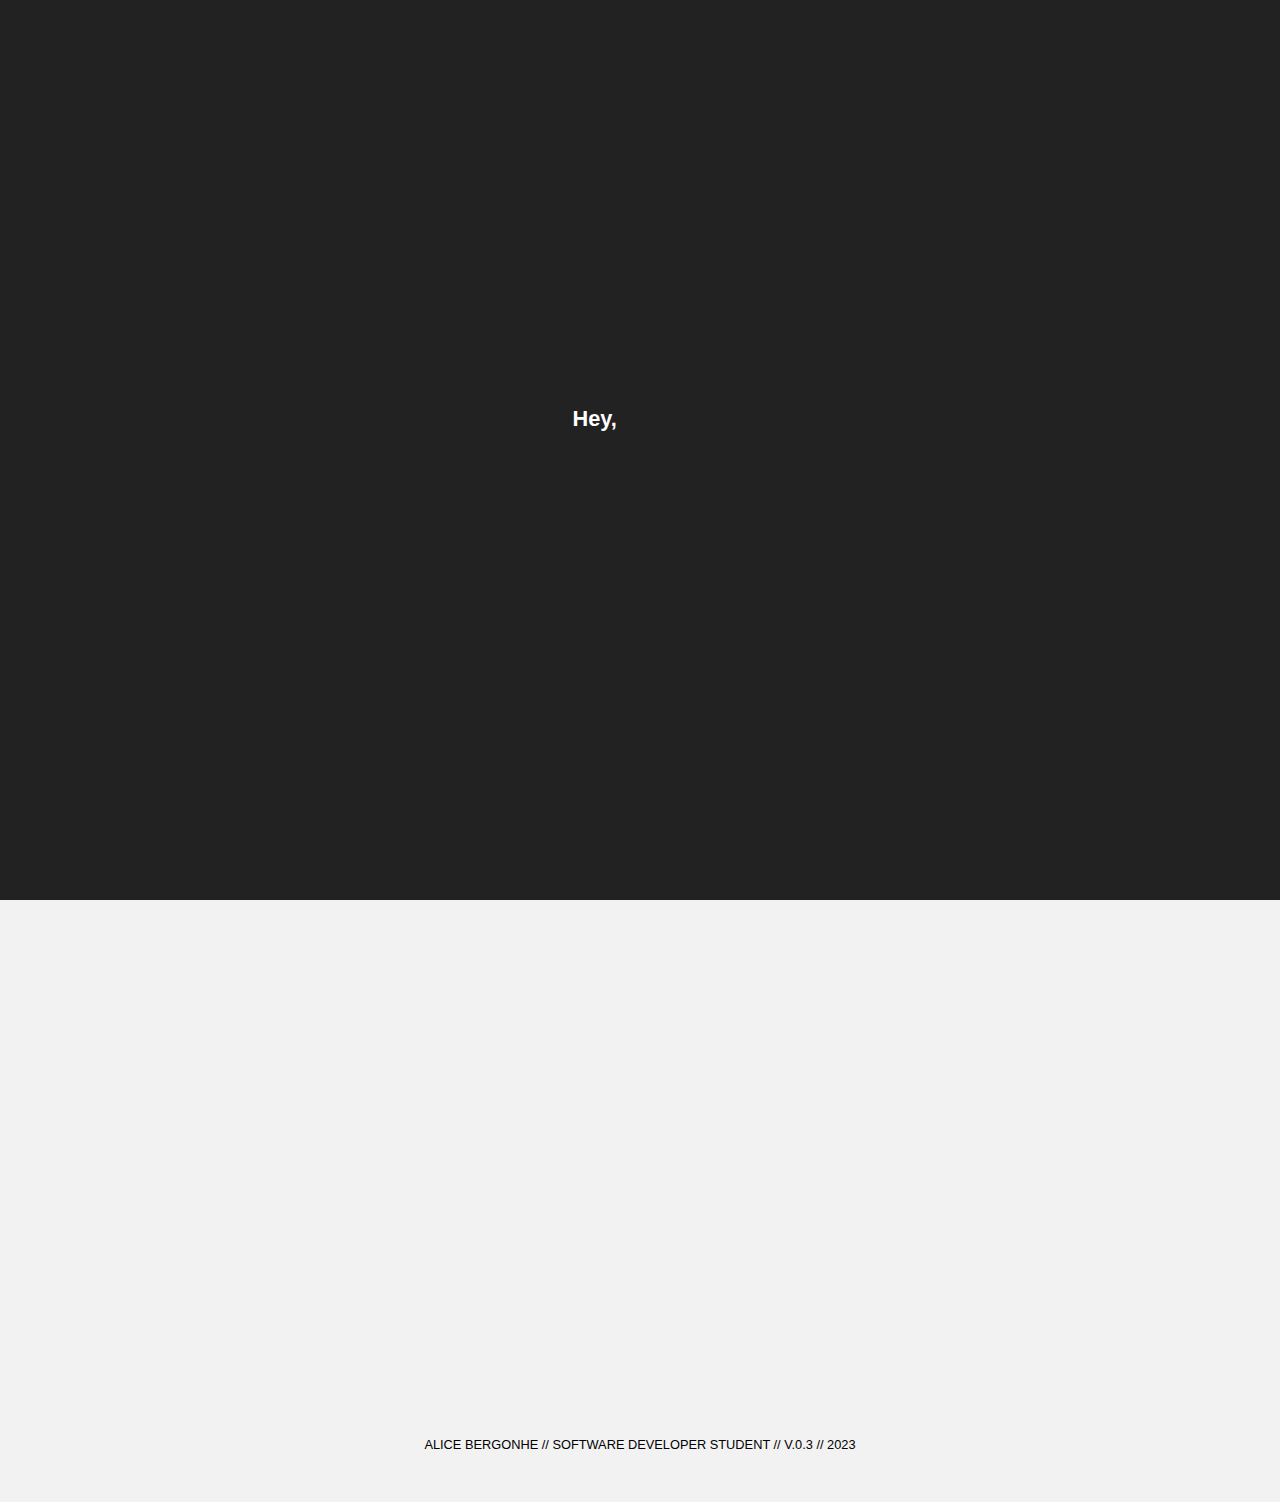
<file: index.html>
<!DOCTYPE html>
<html lang="en">
<head>
    <meta charset="UTF-8">
    <meta http-equiv="X-UA-Compatible" content="IE=edge">
    <meta name="viewport" content="width=device-width, initial-scale=1.0">
    <title>Alice Bergonhe</title>
    <link rel="icon" href="./images/LOGOtab-14.png"/>
    <link rel="stylesheet" href="./style/index.css"/>
</head>
</head>
<body>
    
    <div class="intro">
        <h1 class="logo-header">
            <span class="logo">Hey,</span> <span class="logo"> hi there.</span>
        </h1>
    </div>

    <header>
        <a style="text-decoration: none; color: inherit;" href="index.html"><img class="logoleft" src="./images/LOGOA-12.png" alt="logo ab" width="4%"></a>
        
            <!-- <h4>Hey, hi there.</h4> -->
    

    <div class="links">
        <a class="link" style="text-decoration: none; color: inherit;" href="about.html">ABOUT</a> 
        <a class="link" style="text-decoration: none; color: inherit;" href="ideas.html">IDEAS</a>  
        <a class="link" style="text-decoration: none; color: inherit;" href="projects.html">PROJECTS</a>
        <!-- <a class="link" style="text-decoration: none; color: inherit;" href="contact.html">_CONTACT</a> -->
    </div>
   </header>

   <a class="logoonleft" href="index.html"><img class="logoonleft" src="./images/LOGOA-12.png" alt="logo ab"></a>

   <div class="linksresponsiv">
        <a class="linkresponsiv" style="text-decoration: none; color: inherit;" href="index.html">HOME</a> 
        <a class="linkresponsiv" style="text-decoration: none; color: inherit;" href="about.html">ABOUT</a> 
        <a class="linkresponsiv" style="text-decoration: none; color: inherit;" href="ideas.html">IDEAS</a>  
        <a class="linkresponsiv" style="text-decoration: none; color: inherit;" href="projects.html">PROJECTS</a> 
   </div>   

    <div>
        <!-- <img class="imagewater" src="./images/marissa-rodriguez-2mKYEVGA4jE-unsplash.jpg" alt="water"> -->
        <p class="span2">{CREATIVE}<br>SOFTWARE<br>DEVELOPER<br>STUDENT <img class="arrowtitle" style="width: 14%;position: absolute;" src="./images/littlearrows-04.png" alt="arrow"></p> 
        <p class="span3">HELLO, MY NAME IS<br>ALICE BERGONHE.</p>
        <p class="span4">I' VE BEEN IMMERSING MYSELF<br>IN THE CODING SCENE LATELY,<br> ATTEMPTING TO CREATE SOME<br>PRETTY COOL && NEAT STUFF.</p> 
        <div id="container"></div>       
    </div>
       
    <div class="contact">
        <a class="contactlink" style="text-decoration: none; color: inherit;" href="mailto:alicebergonhe@gmail.com" target="_blank">EMAIL</a><br>
        <a class="contactlink" style="text-decoration: none; color: inherit;" href="https://linkedin.com/in/alicebergonhe" target="_blank">LINKEDIN</a><br>
        <a class="contactlink" style="text-decoration: none; color: inherit;" href="https://github.com/alicexplore" target="_blank">GITHUB</a><br>
        <a class="contactlink" style="text-decoration: none; color: inherit;" href="https://instagram.com/alice_.xplore" target="_blank">INSTAGRAM</a><br>
        <a class="contactlink" style="text-decoration: none; color: inherit;" href="https://twitter.com/alicexplore" target="_blank">TWITTER</a><br>
        <a class="contactlink" style="text-decoration: none; color: inherit;" href="./curriculumvitae.html" target="_blank">CURRICULUM</a>
    </div>
   
    <div>
        <p class="alicetitle reveal">ALICE<br>BERGONHE</p>
        <p class="numberone reveal">01.</p>
        <!-- <img class="alicephoto reveal" src="./images/Alice.jpg" alt="Alice 1990">  -->
        <!-- <p class="alicetitle2 reveal">PASSIONATE CODER</p> -->
        <img class="logo_ab reveal"  src="./images/alicelaptop-01.png" alt="logo A">   
        <p class="span6 reveal">AS A FORMER GRAPHIC AND FASHION DESIGNER,  <br>
                                MY CURIOSITY LED ME TO EXPLORE THE WORLD <br>
                                OF CODING, WHERE I BECAME FASCINATED BY  <br>
                                THE INCREDIBLE POTENTIAL THAT I DISCOVERED <br>
                                THROUGH WEBSITES SUCH AS AWWWARDS.</p>                   
                         
        <p class="span8 reveal">I FOUND IN CODING THE PERFECT REMEDY FOR <br>
                                BOREDOM, PROVIDING ME AN AVENUE FOR BOTH <br>
                                CREATIVE AND LOGICAL PROBLEM-SOLVING.</p> 
    </div>

    <!-- <div>
      <p class="alicetitle3 reveal">PROJECTS</p>
      <p class="numbertwo reveal">02.</p>
    </div> -->
 
    <!-- <div class="container reveal">
      <article class="card">
        <a href="./projects.html" class="card__link">
          <div class="card__header">
            <h3 class="card__header-title">01. THE PHOTO PROJECT</h3>
            <p class="card__header-meta">Lorem ipsum dolor sit amet consectetur, 
              adipisicing elit. Nesciunt molestias, enim eius nisi nobis maxime corrupti illum repudiandae nam facere.</p>
            <div class="card__header-icon">
            </div>
          </div> 
        </a>
      </article>

      <article class="card">
        <a href="./projects.html" class="card__link">
          <div class="card__header">
            <h3 class="card__header-title">01. THE PHOTO PROJECT</h3>
            <p class="card__header-meta">Lorem ipsum dolor sit amet consectetur, 
              adipisicing elit. Nesciunt molestias, enim eius nisi nobis maxime corrupti illum repudiandae nam facere.</p>
            <div class="card__header-icon">
            </div>
          </div> 
        </a>
      </article>

      <article class="card">
        <a href="./projects.html" class="card__link">
          <div class="card__header">
            <h3 class="card__header-title">01. THE PHOTO PROJECT</h3>
            <p class="card__header-meta">Lorem ipsum dolor sit amet consectetur, 
              adipisicing elit. Nesciunt molestias, enim eius nisi nobis maxime corrupti illum repudiandae nam facere.</p>
            <div class="card__header-icon">
            </div>
          </div> 
        </a>
      </article>

      <article class="card">
        <a href="./projects.html" class="card__link">
          <div class="card__header">
            <h3 class="card__header-title">01. THE PHOTO PROJECT</h3>
            <p class="card__header-meta">Lorem ipsum dolor sit amet consectetur, 
              adipisicing elit. Nesciunt molestias, enim eius nisi nobis maxime corrupti illum repudiandae nam facere.</p>
            <div class="card__header-icon">
            </div>
          </div> 
        </a>
      </article>
    </div> --> 
    
    <div>
      <p class="footer">ALICE BERGONHE // SOFTWARE DEVELOPER STUDENT // V.0.3 // 2023</p>
    </div>

    <script src="./js/script.js"></script>
    
</body>
</html>
</file>
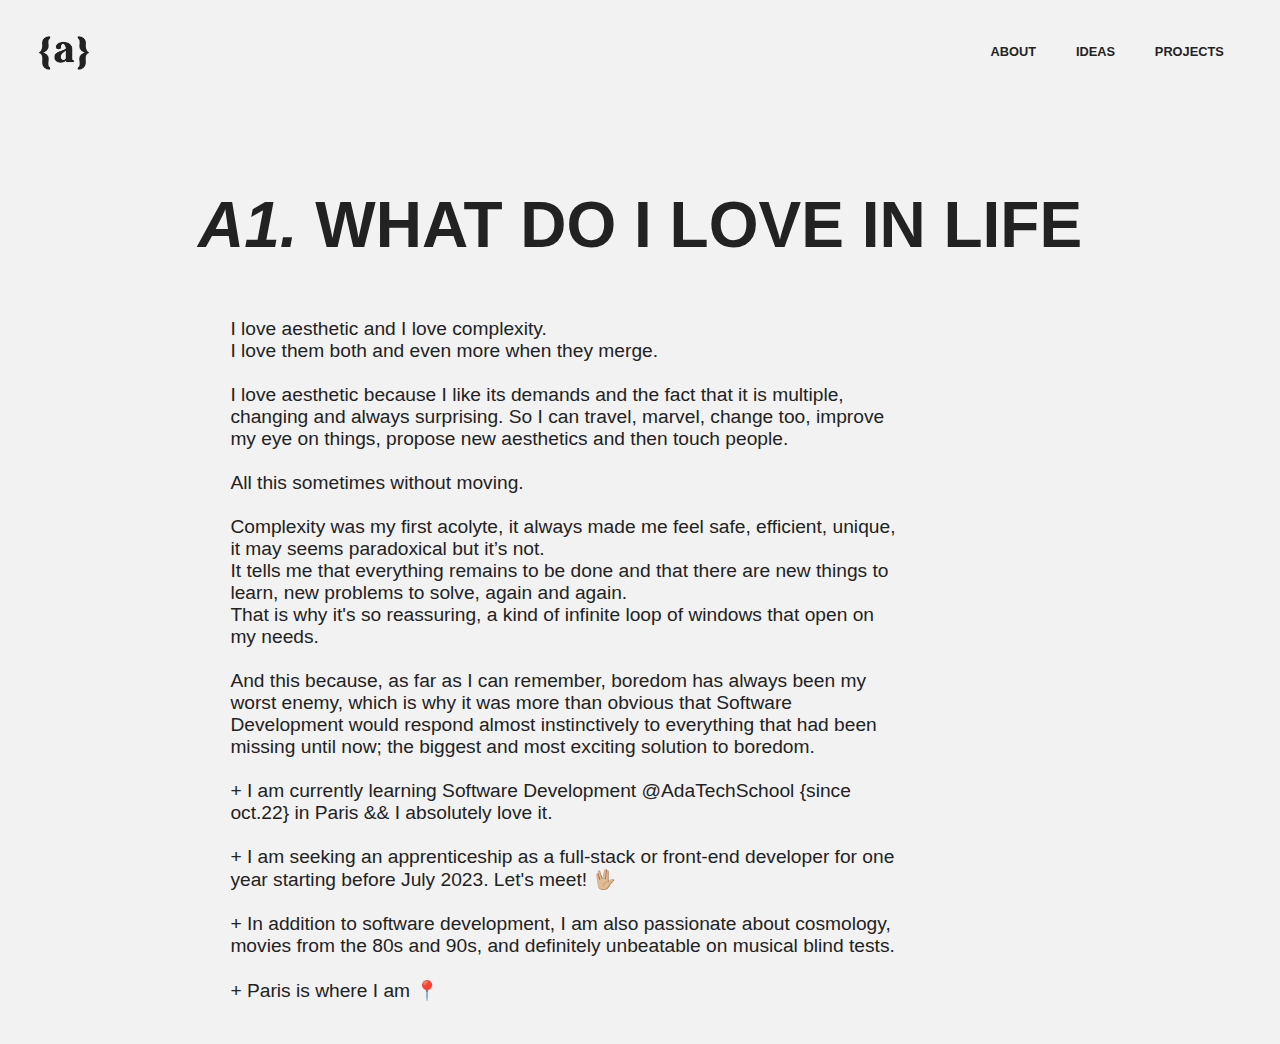
<file: about.html>
<!DOCTYPE html>
<html lang="en">
<head>
    <meta charset="UTF-8">
    <meta http-equiv="X-UA-Compatible" content="IE=edge">
    <meta name="viewport" content="width=device-width, initial-scale=1.0">
    <title>My Website</title>
    <link rel="icon" href="./images/LOGOtab-14.png"/>
    <link rel="stylesheet" href="./style/about.css" />
</head>
<body>

    <header>
        <a style="text-decoration: none; color: inherit;" href="index.html"><img class="logoleft" src="./images/LOGOA-12.png" alt="logo ab" width="4%"><h4></h4></a>
    

    <div class="links">
        <a class="link" style="text-decoration: none; color: inherit;" href="about.html">ABOUT</a> 
        <a class="link" style="text-decoration: none; color: inherit;" href="ideas.html">IDEAS</a>  
        <a class="link" style="text-decoration: none; color: inherit;" href="projects.html">PROJECTS</a> 
        <!-- <a class="link" style="text-decoration: none; color: inherit;" href="contact.html">_CONTACT</a> -->
    </div>
   </header>

    <div class="linksresponsiv">
        <a class="linkresponsiv" style="text-decoration: none; color: inherit;" href="index.html">HOME</a> 
        <a class="linkresponsiv" style="text-decoration: none; color: inherit;" href="about.html">ABOUT</a> 
        <a class="linkresponsiv" style="text-decoration: none; color: inherit;" href="ideas.html">IDEAS</a>  
        <a class="linkresponsiv" style="text-decoration: none; color: inherit;" href="projects.html">PROJECTS</a> 
    </div> 

    <div class="article">
        <h1 class="win1a"><em>A1.</em> WHAT DO I LOVE IN LIFE</h1>
        <h5 class="win1b"></h5>
        <p class="win1c">
             <br><br>
             I love aesthetic and I love complexity.
             <br>
             I love them both and even more when they merge. 
             <br><br>
             I love aesthetic because I like its demands and the fact that it is multiple, changing and always surprising. So I can travel, marvel, change too, improve my eye on things, propose new aesthetics and then touch people.
             <br><br>
             All this sometimes without moving.
             <br><br>
             Complexity was my first acolyte, it always made me feel safe, efficient, unique, it may seems paradoxical but it’s not.<br> It tells me that everything remains to be done and that there are new things to learn, new problems to solve, again and again.
             <br>That is why it's so reassuring, a kind of infinite loop of windows that open on my needs.
             <br><br>
             And this because, as far as I can remember, boredom has always been my worst enemy, which is why it was more than obvious that Software Development would respond almost instinctively to everything that had been missing until now; the biggest and most exciting solution to boredom. 
             <br><br>
             + I am currently learning Software Development @AdaTechSchool {since oct.22} in Paris && I absolutely love it.
             <br><br>
             + I am seeking an apprenticeship as a full-stack or front-end developer for one year starting before July 2023. Let's meet! 🖖🏼
             <br><br>
             + In addition to software development, I am also passionate about cosmology, movies from the 80s and 90s, and definitely unbeatable on musical blind tests. 
             <br><br>
             + Paris is where I am 📍
             <br><br>
             
             
            <!--  Hey 
             <br><br>
             <iframe src="https://giphy.com/embed/xUOxfcveHmoOpeM1y0" max-width="480" max-height="267" frameBorder="0" class="giphy-embed" ></iframe><p><a href="https://giphy.com/gifs/cbs-big-bang-theory-xUOxfcveHmoOpeM1y0"></a></p> -->
    </div>
    <button onclick="topFunction()" style="text-decoration: none; color: inherit;" class="topbutton" id="backToTop" title="Go to top">UP</button>

    <script src="./js/topbutton.js"></script>
    <script src="./js/script.js"></script>
    
</body>
</html>
</file>
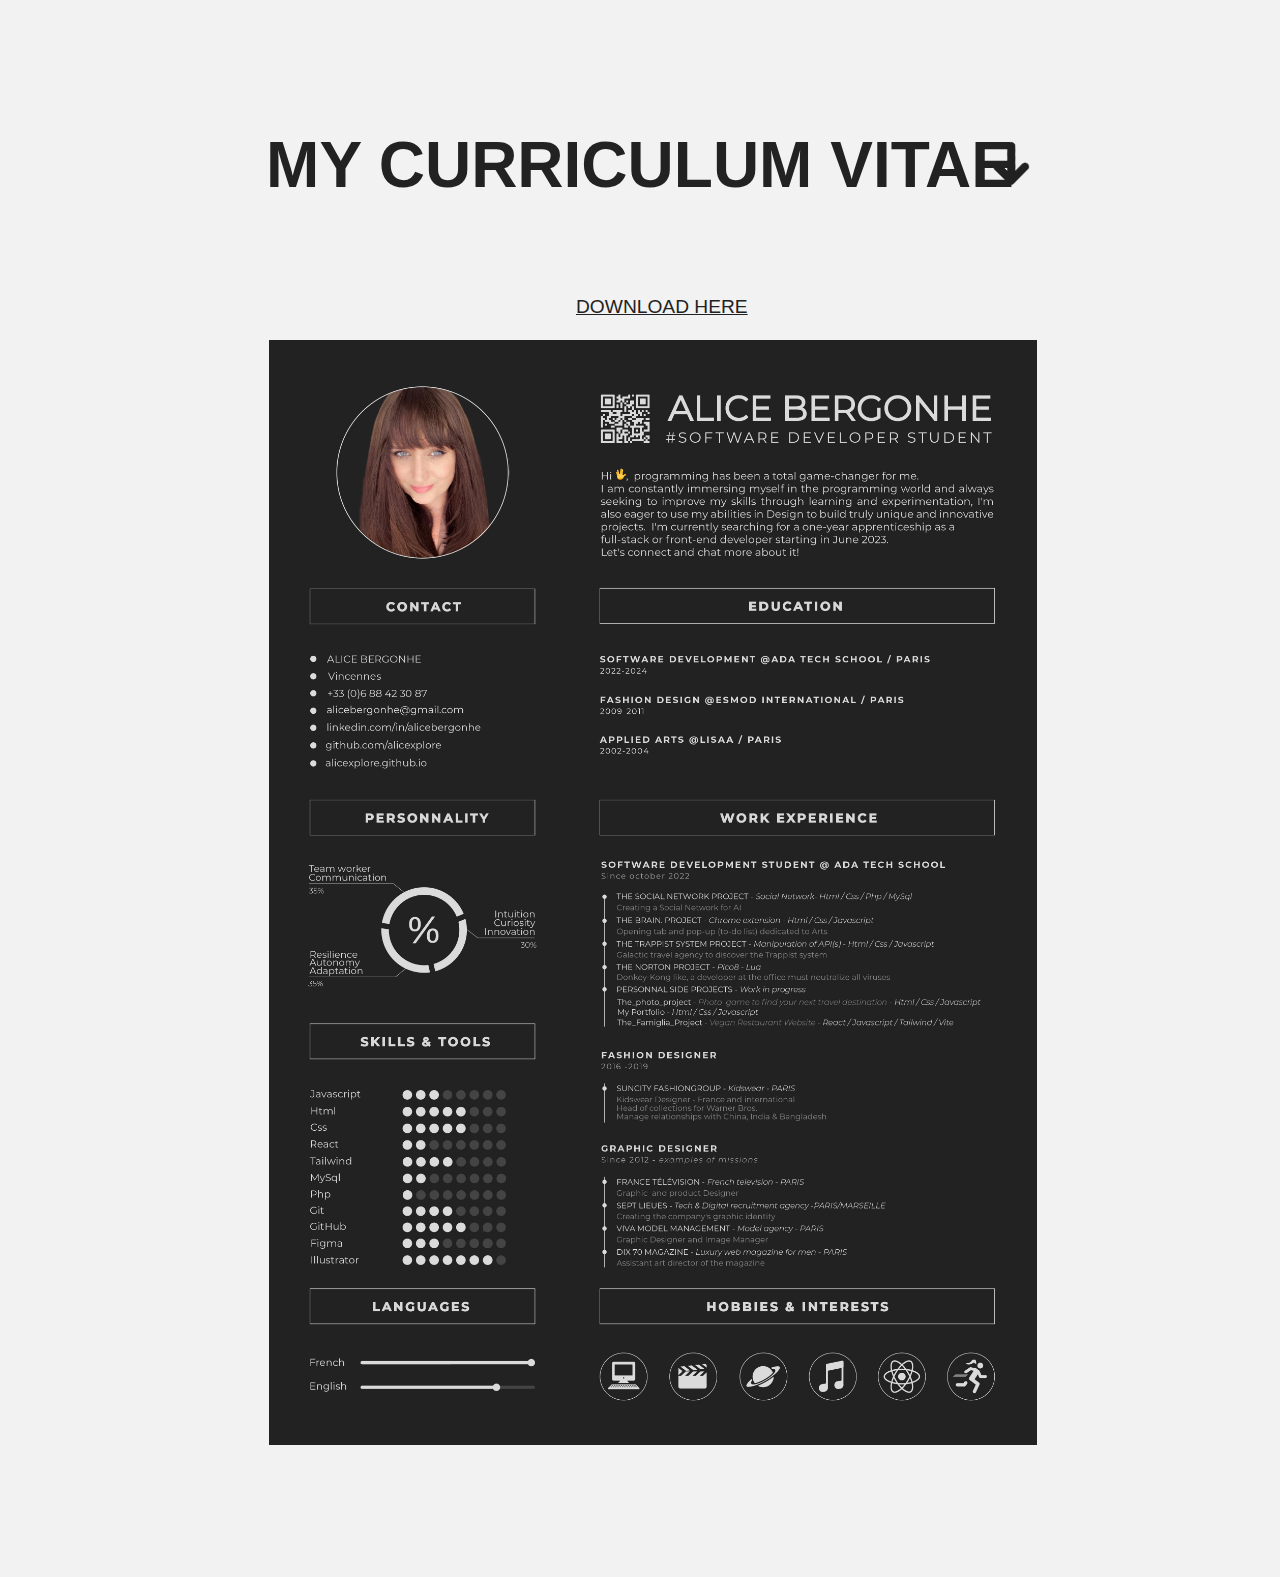
<file: curriculumvitae.html>
<!DOCTYPE html>
<html lang="en">
<head>
    <meta charset="UTF-8">
    <meta http-equiv="X-UA-Compatible" content="IE=edge">
    <meta name="viewport" content="width=device-width, initial-scale=1.0">
    <title>My Website</title>
    <link rel="icon" href="./images/LOGOtab-14.png"/>
    <link rel="stylesheet" href="./style/about.css" />
</head>
<body>

    <div class="article">
        <h1 class="win1a">MY CURRICULUM VITAE</h1><img class="arrowtitle" style="width: 4%;position: absolute;" src="./images/littlearrows-04.png" alt="arrow"></p> 
        <a class="linkcv" href="https://drive.google.com/file/d/1RMbMloNg8E6RR1dvDAtaMOXNODos8GaD/view?usp=share_link">DOWNLOAD HERE</a><br>
        <img style="color: inherit; text-align: center;" class="cv" src="./images/CV_23_AB-10.jpg" alt="CV Alice Bergonhe"> 
        
             
             
    </div>
    <button onclick="topFunction()" style="text-decoration: none; color: inherit;" class="topbutton" id="backToTop" title="Go to top">UP</button>
    
    <script src="./js/topbutton.js"></script>
    <script src="./js/script.js"></script>
    
</body>
</html>
</file>
<file: style/index.css>
@import url('https://fonts.cdnfonts.com/css/apercu');
@import url('https://fonts.cdnfonts.com/css/abigate-desgo');
@import url('https://fonts.cdnfonts.com/css/montreal');

body {
    margin: 0;
    padding: 0;
    background-color: #F2F2F2; 
}

body.fade-out {
    opacity: 0;
    transition: opacity 0.5s ease-in-out;
  }

h1 {
    font-size: 1.7vw; 
    font-family: "apercu", sans-serif;
    color: #222222;
}

.logoonleft {
    display: none;
}

header {
    width: 100%;
    display: inline-block;
    margin-top: 1vw;
    margin-left: 1vw;
}

header h4 {
    position: absolute;
    margin-left:3vw;
    margin-top: 2.1vw;
    font-size: 1.6vw;
    color: #222222;
    font-family: "apercu", sans-serif;
    z-index: 3;
    display: inline-block;
}

.logoleft {
    margin-left: 2vw;
    margin-top: 1.8vw;
    display: inline-block;
}

.intro {
    position: fixed;
    z-index: 2;
    left: 0;
    top: 0;
    width: 100%;
    height: 100vh;
    background-color: #222222;
    transition: 1s;
}

.logo-header {
    position: absolute;
    top: 40%;
    left: 50%;
    transform: translate(-50%, -50%);
    color: #ffffff;
    z-index: 3;
}

.logo {
    font-family: "apercu", sans-serif;
    position: relative;
    display: inline-block;
    margin-top: 7vw;
    align-items: center;
    justify-content: center;
    opacity: 0;
    z-index: 3;
}

.logo.active {
    bottom: 0;
    opacity: 1;
    transition: ease-in-out 0.5s;
    z-index: 3;
}

.logo.fade {
    bottom: 150px;
    opacity: 0;
    transition: ease-in-out 0.5s;
    z-index: 3;
}

.span2 {
    position: absolute;
    margin-top: 9.5vw;
    margin-left: 6vw;
    font-size: 10vw;
    text-align: left;
    font-family: "apercu", sans-serif;
    font-weight: bold;
    line-height: 8.5vw; 
    color: #222222;
    z-index: 1;
}

.span3 {
    position: absolute;
    margin-top: 10vw;
    margin-left: 64vw;
    font-size: 1vw;
    text-align: left;
    font-family: "apercu", sans-serif;
    font-weight: bold;
    line-height: 1vw; 
    color: #222222;
    z-index: 1;
}

.span4 {
    position: absolute;
    margin-top: 10vw;
    margin-left: 81vw;
    font-size: 1vw;
    padding: center;
    text-align: right;
    font-family: "apercu", sans-serif;
    font-weight: bold;
    line-height: 1vw; 
    color: #222222;
    z-index: 1;
}

.span5 {
    position: absolute;
    margin-top: 17vw;
    margin-left: 82vw;
    font-size: 1vw;
    padding: center;
    text-align: right;
    font-family: "apercu", sans-serif;
    font-weight: bold;
    line-height: 1vw; 
    color: #222222;
    z-index: 1;
}

.numberone {
    position: absolute;
    margin-top: -27vw;
    margin-left: 6vw;
    font-size: 2vw;
    text-align: left;
    font-family: "apercu", sans-serif;
    font-style: italic;
    color: #222222;
    z-index: 1; 
}

.numbertwo {
    position: absolute;
    margin-top: -20.5vw;
    margin-left: 6vw;
    font-size: 2vw;
    text-align: left;
    font-family: "apercu", sans-serif;
    font-style: italic;
    color: #222222;
    z-index: 1; 
}

.alicetitle {
    position: absolute;
    margin-top: 50vw;
    margin-right: 4.5vw;
    font-size: 10vw;
    text-align: right;
    font-family: "apercu", sans-serif;
    font-weight: bold;
    line-height: 8.5vw; 
    color: #222222;
    z-index: 1;
}

.alicetitle2 {
    position: absolute;
    margin-top: -35vw;
    margin-left: 8.5vw;
    font-size: 4vw;
    text-align: left;
    font-family: "apercu", sans-serif;
    font-weight: 200;
    line-height: 8.5vw; 
    color: #222222;
    z-index: 1;
}

.alicetitle3 {
    position: absolute;
    margin-top: 11vw;
    margin-left: 47vw;
    font-size: 10vw;
    font-family: "apercu", sans-serif;
    font-weight: bold; 
    color: #222222;
    z-index: 1;
}

.alicephoto {
    position: absolute;
    width: 30%;
    margin-top: 2.5vw;
    margin-left: 6vw;
    padding: center;
    z-index: 1;
}

.span6 {
    margin-top: -30.5vw;
    margin-left: 44.5vw;
    text-align: justify;
    font-size: 1.8vw;
    padding: center;
    text-align: left;
    font-family: "apercu", sans-serif;
    /* font-weight: bold; */
    line-height: 2.5vw; 
    color: #222222;
    z-index: 1;
}

.span7 {
    position: absolute;
    font-family: "apercu", sans-serif;
    font-size: 13vw;
    font-weight: 100;
    margin-top: -22vw;
    margin-left: 17vw;
}
.span7:hover {
    transform: scale(1.1);
    transition: transform 2s ease-in-out;
}

.span8 {
    position: absolute;
    margin-top: 1vw;
    margin-left: 44.5vw;
    font-size: 1.8vw;
    padding: center;
    text-align: left;
    font-family: "apercu", sans-serif;
    /* font-weight: bold; */
    line-height: 2.5vw; 
    color: #222222;
    z-index: 1;
    margin-bottom: 15vw;
}

.logo_ab {
    position: absolute;
    width: 40%;
    margin-top:10vw;
    margin-left: 2vw;
}

.footer {
    font-family: "apercu", sans-serif;
    font-size: 1vw;
    text-align: center;
    margin-bottom: 2vw; 
    margin-top: 10vw;
}

.arrowtitle {
    margin-top: 2.4vw;
    margin-left: 0vw;
    transform: rotate(134.5deg);
}

.plus {
    position: absolute;
    font-family: "apercu", sans-serif;
    font-size: 13vw;
    font-weight: 100;
    margin-top: 10vw;
    margin-left: 85vw;
}

.plus:hover {
    transform: scale(1.1);
    transition: transform 2s ease-in-out;
}

.desktop {
    display: none;
}

.linksresponsiv {
    display: none;
}

.hand {
    position: absolute;
    margin-top: -32.5vw;
    margin-left: 63vw; 
    transition: transform 3s ease-in-out;
  }
  
.hand:hover {
    transform: rotateY(360deg);
    transition: transform 3s ease-in-out;
}

.links {
    word-spacing: 2.8vw;
    text-align: center;
    margin-left: 71vw;
    margin-top: -2.5vw;
    color: #222222;
}

.link {
    font-weight: bold;
    color: #222222;
    font-size: 1vw;
    font-family: "apercu", sans-serif;
    display: inline-block;
    position: relative;
    transition: all 0.3s ease-in-out;
}

.link:before{
    content: '';
    position: absolute;
    width: 100%;
    height: 2px;
    border-radius: 0px;
    background-color: #222222;
    bottom: 0;
    left: 0;
    transform-origin: top;
    transform: scaleX(0);
    transition: transform .3s ease-in-out;
}

.link:hover::before {
    transform-origin: top;
    transform: scaleX(1);
  }

.contact {
    text-align: right;
    font-family: "apercu", sans-serif;
    line-height: 1.7vw;
    font-size: 1.5vw;
    margin-top: 33vw;
    margin-left: 87vw;
    font-weight: bold;
    color: #222222;
    position: absolute;
}

.contactlink {
    position: relative;
    font-family: "apercu", sans-serif;
    line-height: 1.6vw;
    font-size: 1.5vw;
    font-weight: bold;
    color: #222222;
    
}

.contactlink:before{
    position: absolute;
    content: '';
    width: 100%;
    height: 2.1px;
    border-radius: 0px;
    background-color: #222222;
    bottom: -0;
    left: 0;
    transform-origin: top;
    transform: scaleX(0);
    transition: transform .3s ease-in-out;
}

.contactlink:hover::before {
   
    transform-origin: top;
    transform: scaleX(1);
} 

.arrow {
    width: 20%;
}

.rights {
    position: absolute;
    font-family: "apercu", sans-serif;
    font-size: 0.8vw;
    line-height: 0.7vw;
    margin-top: -0.5vw;
    margin-left: 3.3vw;
    font-weight: bold;
    color: #222222;
    text-align: left;
}

.arrowmini {
    max-width: 100%;
    max-height: 100%;
    width: 1.5vw;
    height: 1.5vw;
}

.littlearrowlink {
    width: 6%;
}

/*///////////////////////////////////////////////////////////////////////////  CARDS  /////////////////////////////////////////////////////////////////////////*/


.reveal{
  position: relative;
  transform: translateY(150px);
  opacity: 0;
  transition: 1s all ease;
}

.reveal.active{
  transform: translateY(0);
  opacity: 1;
}

/*///////////////////////////////////////////////////////////////////////////   FLEX PROJECTS  ///////////////////////////////////////////////////////////////////////////////////////*/

*,
:before,
:after { 
  box-sizing: border-box;
}



@keyframes fadeInScale {
  0% {
    opacity: 0;
    transform: scale(0) translateY(50%);
  }
  90% {
    transform: scale(1.05);
  }
  100% {
    opacity: 1;
    transform: scale(1) translateY(0);
  }
}

.container {
  position: absolute;
  width: 100%;
  height: 100%;
  display: flex;
  justify-content: center;
  align-items: center;
  gap: 30px;
}

.card {
  position: relative;
  width: 20vw;
  height: 20vw;
  background-color: #222222;
  transition: all .3s ease-in-out;
}

.card__link {
  display: block;
  padding: 1em;
  text-decoration: none;
}

.card__header {
  position: relative;
}

.card__header-title {
  margin: 0 0 .25em;
  color: white;
  font-family: "apercu", sans-serif;
  font-size: 2vw;
}

.card__header-meta {
  margin: 0;
  color: #999;
}
  
.card:hover {
    opacity: 1;
    transform: translateX(0);
  }




/*///////////////////////////////////////////////////////////////////////////   MEDIA QUERIES   ///////////////////////////////////////////////////////////////////////////////////////*/


@media (max-width: 600px) {
    

    h1 {
        font-size: 5vw; 
        font-family: "apercu", sans-serif;
        color: #222222;
        align-items: center;
        margin-top: 6vw;
    }

    header {
        display: none;
    }

    .logoonleft {
        display: none;
    }

    .linksresponsiv {
        display: inline;
        word-spacing: 2.8vw;
        text-align: center;
        margin-top: 68vw;
        margin-left: 10vw;
        color: #222222;
        position: absolute;
    }
    
    .linkresponsiv {
        font-weight: bold;
        color: #222222;
        font-size: 3vw;
        font-family: "apercu", sans-serif;
    }

    .container .popup {
        display: none;
      }
    
    .span2 {
        margin-top: 15vw;
        margin-left: 9vw;
        font-size: 14vw;
        text-align: left;
        font-family: "apercu", sans-serif;
        font-weight: bold; 
        line-height: 12.5vw; 
        color: #222222;
        position: absolute;
    }

    .span3 {
        position: absolute;
        margin-top: 140.5vw;
        margin-left: 10vw;
        font-size: 2vw;
        text-align: left;
        font-family: "apercu", sans-serif;
        font-weight: bold;
        line-height: 2.3vw; 
        color: #222222;
        z-index: 1;
    }
    
    .span4 {
        position: absolute;
        margin-top: 148vw;
        margin-left: 10vw;
        font-size: 2vw;
        padding: center;
        text-align: left;
        font-family: "apercu", sans-serif;
        font-weight: bold;
        line-height: 2.3vw; 
        color: #222222;
        z-index: 1;
    }

    .plus {
        display: none;
    }
    
    .plus:hover {
        display: none;
    }

    .span6 {
        display: none;
    }

    .span8 {
        display: none;
    }

    .footer {
        display: none;
    }

    .alicetitle {
        display: none;
    }

    .logo_ab {
        display: none;
    }

    .numberone {
        display: none;
    }
    
    .arrowtitle {
        position: absolute;
        margin-top: 3.5vw;
    }

    .myname {
        display: none;
    }

    .hand {
        position: absolute;
        margin-top: 100vw;
        margin-left: 33vw;  
        width: 60%;
        transition: transform 3s ease-in-out;
        }
    
    .hand:hover {
        transform: rotateY(360deg);
        transition: transform 3s ease-in-out;
    }

    .contact {
        position: absolute;
        margin-top: 140vw;
        margin-left: 54vw;
    }

    .contactlink {
        position: relative;
        font-family: "apercu", sans-serif;
        color: #222222; 
        text-align: right;
        font-family: "apercu", sans-serif;
        line-height: 6vw;
        font-size: 6.5vw;
        font-weight: bold;
        color: #222222;
        
    }
    
    .contactlink:before{
        display: none;
    }
    
    .contactlink:hover::before {
       display: none;
    } 
    
    .littlearrowlink {
        width: 6%;
    }


}
</file>
<file: style/about.css>
@import url('https://fonts.cdnfonts.com/css/apercu');
@import url('https://fonts.cdnfonts.com/css/abigate-desgo');

body {
    margin: 0;
    padding: 0;
    background-color: #f2f2f2; 
}

body.fade-out {
    opacity: 0;
    transition: opacity 0.5s ease-in-out;
  }

header {
    width: 100%;
    display: inline-block;
    margin-top: 1vw;
    margin-left: 1vw;
}

header h4 {
    position: absolute;
    margin-left:3vw;
    margin-top: 2.1vw;
    font-size: 1.6vw;
    color: #222222;
    font-family: "apercu", sans-serif;
    z-index: 3;
    display: inline-block;
}

.logoleft {
    margin-left: 2vw;
    margin-top: 1.8vw;
    display: inline-block;
}

.links {
    word-spacing: 2.8vw;
    text-align: center;
    margin-left: 71vw;
    margin-top: -2.5vw;
    color: #222222;
}

.link {
    font-weight: bold;
    color: #222222;
    font-size: 1vw;
    font-family: "apercu", sans-serif;
    display: inline-block;
    position: relative;
    transition: all 0.3s ease-in-out;
}

.link:before{
    content: '';
    position: absolute;
    width: 100%;
    height: 2px;
    border-radius: 0px;
    background-color: #222222;
    bottom: 0;
    left: 0;
    transform-origin: top;
    transform: scaleX(0);
    transition: transform .3s ease-in-out;
}

.link:hover::before {
    transform-origin: top;
    transform: scaleX(1);
  }

  .linksresponsiv {
    display: none;
}


.article {
    margin-top: 10vw;
}

.win1a {
    color: #222222;
    font-family: "apercu", sans-serif;
    text-align: center;
    justify-content: center;
    justify-items: center;
    font-size: 5vw;   
}

.win1b {
    color: #222222;
    font-family: "apercu", sans-serif;
    text-align: left;
    margin-left: 18vw;
    margin-top: -4vw;
    font-size: 1.5vw;   
}

.win1c {
    text-align: left;
    color: #222222;
    font-family: "apercu", sans-serif;
    font-size: 1.5vw;
    margin-left: 18vw;
    margin-right: 30vw;
    justify-content: left;
    text-align: left;
    margin-top: 5vw;
}

.topbutton {
    position: fixed;
    bottom: 20px;
    right: 20px;
    margin-left: 4vw;
    margin-top: 1.3vw;
    outline: 0;
    grid-gap: 8px;
    align-items: center;
    background: 0 0;
    border: 2px solid #000;
    border-radius: 4px;
    font-family: "apercu", sans-serif;
    font-weight: bold;
    cursor: pointer;
    display: none;
    flex-shrink: 0;
    font-size: 16px;
    gap: 8px;
    justify-content: center;
    line-height: 1.5;
    overflow: hidden;
    padding: 20px 37px;
    text-decoration: none;
    text-overflow: ellipsis;
    transition: all .14s ease-out;
    white-space: nowrap;
}

.topbutton:hover {
    box-shadow: 4px 4px 0 #000;
    transform: translate(-4px,-4px);
}

.topbutton:focus-visible{
    outline-offset: 1px;
}

.arrowtitle {
    position: absolute;
    margin-top: -7.5vw;
    margin-left: 77vw;
    transform: rotate(134.5deg);
}

.cv {
    width: 60%;
    margin-top: 6vw;
    margin-bottom: 10vw;
    justify-content: center;
    text-align: center;
    justify-items: center;
    margin-left: 21vw;
}

.linkcv {
    position: absolute;
    color: #222222;
    font-family: "apercu", sans-serif;
    font: bold;
    font-size: 1.5vw;
    margin-left: 45vw;
    margin-top: 4vw;
    margin-bottom: -6vw;
}

/*///////////////////////////////////////////////////////////////////////////   MEDIA QUERIES   ///////////////////////////////////////////////////////////////////////////////////////*/

@media (max-width: 600px) {
    
    header {
        display: none;
    }
    
    header h4 {
        display: none;
    }
    
    .logoleft {
        display: none;
    }

    .links {
      display: none;
  }
  
    .link {
     display: none;
  }
  
    .link:before{
      display: none;
  }
  
    .link:hover::before {
      display: none;
  }

  .linksresponsiv {
    display: inline;
    word-spacing: 2.8vw;
    text-align: center;
    margin-top: -15vw;
    margin-left: 29vw;
    color: #222222;
    position: absolute;
}

   .linkresponsiv {
    font-weight: bold;
    color: #222222;
    font-size: 2.2vw;
    font-family: "apercu", sans-serif;
}

.article {
    margin-top: 20vw;
}

.win1a {
    color: #222222;
    font-family: "apercu", sans-serif;
    text-align: center;
    font-size: 6vw;   
}

.win1b {
    color: #222222;
    font-family: "apercu", sans-serif;
    text-align: left;
    margin-left: 18vw;
    margin-top: -4vw;
    font-size: 2vw;   
}

.win1c {
    text-align: left;
    color: #222222;
    font-family: "apercu", sans-serif;
    font-size: 2vw;
    margin-left: 18vw;
    margin-right: 15vw;
    justify-content: left;
    text-align: left;
    margin-top: 5vw;
}

  .topbutton {
    position: fixed;
    bottom: 20px;
    right: 20px;
    margin-left: 4vw;
    margin-top: 1.3vw;
    outline: 0;
    grid-gap: 8px;
    align-items: center;
    background: 0 0;
    border: 1px solid #000;
    border-radius: 4px;
    font-family: "apercu", sans-serif;
    font-weight: bold;
    cursor: pointer;
    display: none;
    flex-shrink: 0;
    font-size: 8px;
    gap: 8px;
    justify-content: center;
    line-height: 1.5;
    overflow: hidden;
    padding: 10px 18px;
    text-decoration: none;
    /* text-overflow: ellipsis; */
    /* transition: all .14s ease-out; */
    white-space: nowrap;
  }

  .arrowtitle {
    position: absolute;
    margin-top: -8.5vw;
    margin-left: 82vw;
    transform: rotate(134.5deg);
}

.cv {
    width: 60%;
    margin-top: 10vw;
    justify-content: center;
    text-align: center;
    justify-items: center;
    margin-left: 21vw;
}

.linkcv {
    position: absolute;
    color: #222222;
    font-family: "apercu", sans-serif;
    font: bold;
    font-size: 2vw;
    margin-left: 43vw;
    margin-top: 7vw;
}
  
  }
</file>
